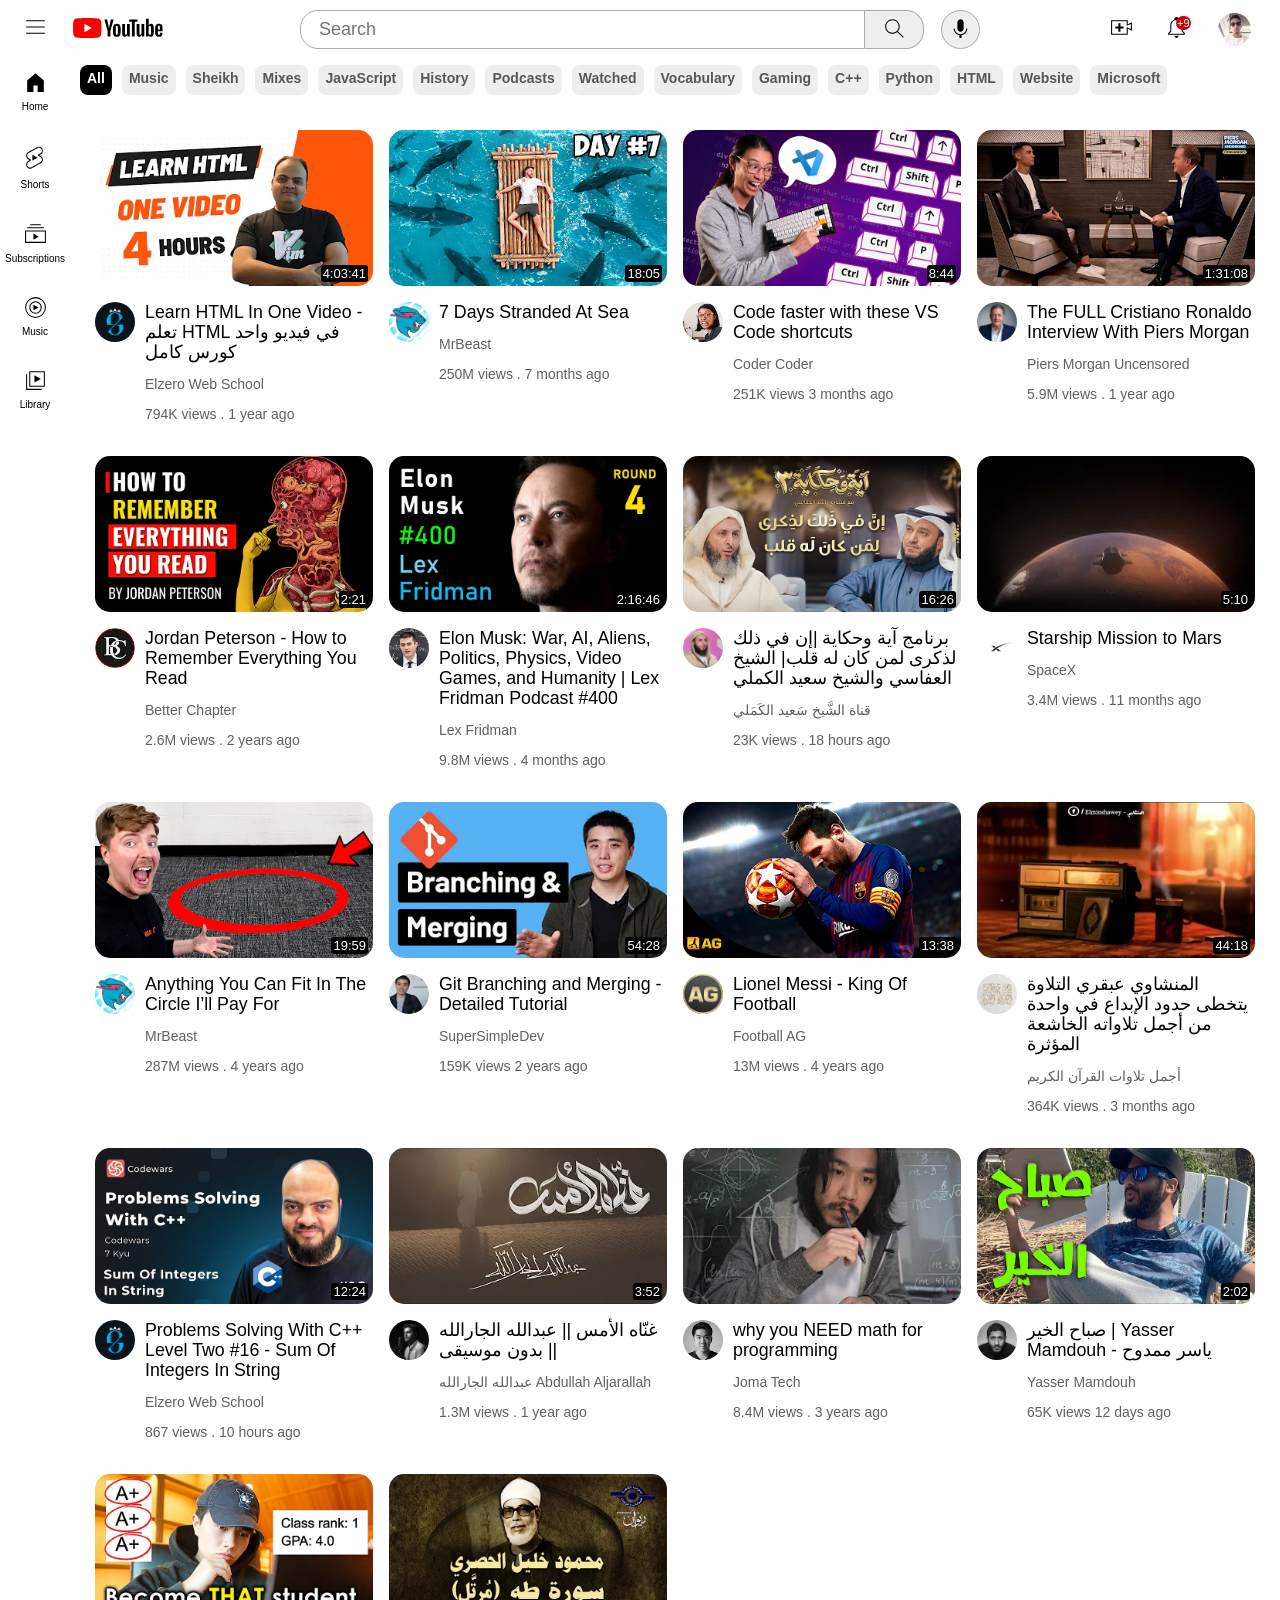
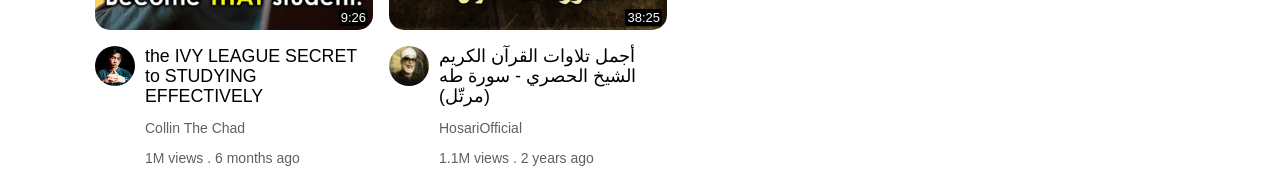
<file: index.html>
<!DOCTYPE html>
<html lang="en">
  <head>
    <meta charset="UTF-8" />
    <link rel="stylesheet" href="youtube.css" />
    <link rel="stylesheet" href="youtube.header.css" />
    <link rel="shortcut icon" href="images\youtube.png" />
    <link rel="stylesheet" href="side.css" />
    <title>Youtube</title>
  </head>

  <body>
    <div class="all-header">
      <div class="header">
        <div class="header-left">
          <img class="three-dash" src="images/three-dash.svg" />
          <img class="logo" src="images/youtube-logo.svg" />
        </div>

        <div class="header-center">
          <input class="search-bar" type="text" placeholder="Search" />
          <button class="button-search">
            <img class="search-icon" src="images/search.svg" />
          </button>
          <button class="button-voice">
            <img class="voice-search-icon" src="images/voice-search-icon.svg" />
          </button>
        </div>

        <div class="header-right">
          <img class="upload" src="images/upload.svg" />
          <div class="cont">
            <img class="notifications" src="images/notifications.svg" />
            <p class="conter">+9</p>
          </div>

          <img class="my-prof" src="images/my-prof.jpg" />
        </div>
      </div>
      <div class="header2">
        <div class="element-all">All</div>
        <div class="element">Music</div>
        <div class="element">Sheikh</div>
        <div class="element">Mixes</div>
        <div class="element">JavaScript</div>
        <div class="element">History</div>
        <div class="element">Podcasts</div>
        <div class="element">Watched</div>
        <div class="element">Vocabulary</div>
        <div class="element">Gaming</div>
        <div class="element">C++</div>
        <div class="element">Python</div>
        <div class="element">HTML</div>
        <div class="element">Website</div>
        <div class="element">Microsoft</div>
      </div>
    </div>
    <div class="side">
      <div class="side-bar">
        <img class="home-icon" src="images/home.svg" />
        <p class="home">Home</p>
        <img class="short-icon" src="images/shorts.png" />
        <p class="shorts">Shorts</p>
        <img class="subscriptions-icon" src="images/subscriptions.svg" />
        <p class="subscriptions">Subscriptions</p>
        <img class="music-icon" src="images/youtube-music.svg" />
        <p class="music">Music</p>
        <img class="library-icon" src="images/library.svg" />
        <p class="library">Library</p>
      </div>
    </div>

    <div class="conta">
      <!-------------------------------------------(1)------------------------------------------->

      <a
        href="https://youtu.be/qfPUMV9J5yw?si=h3jVs308Gj_Xr_jJ"
        class="video-link"
      >
        <div class="video">
          <div class="pic-timing">
            <img class="video-photo" src="images/zer2.webp" />
            <div class="video-time">4:03:41</div>
          </div>
          <div class="total-grid">
            <div class="div-of-prof">
              <img class="prof-pic" src="images/zer1.jpg" />
            </div>
            <div class="video-info">
              <p class="video-title">
                Learn HTML In One Video - تعلم HTML في فيديو واحد كورس كامل
              </p>
              <p class="video-author">Elzero Web School</p>
              <p class="video-state">794K views . 1 year ago</p>
            </div>
          </div>
        </div>
      </a>

      <!--------------------------------------------------(2)-------------------------------------->
      <a
        href="https://youtu.be/yhB3BgJyGl8?si=XQAN4Y_O1gF59KQc"
        class="video-link"
      >
        <div class="video">
          <div class="pic-timing">
            <img class="video-photo" src="images/bas3.webp" />
            <div class="video-time">18:05</div>
          </div>
          <div class="total-grid">
            <div class="div-of-prof">
              <img class="prof-pic" src="images/bas1.jpg" />
            </div>
            <div class="video-info">
              <p class="video-title">7 Days Stranded At Sea</p>
              <p class="video-author">MrBeast</p>
              <p class="video-state">250M views . 7 months ago</p>
            </div>
          </div>
        </div>
      </a>

      <!-----------------------------------------------------(3)----------------------------------->
      <a
        href="https://youtu.be/dLzMz2Jk_qU?si=3yEEVEAV2o49zh8x"
        class="video-link"
      >
        <div class="video">
          <div class="pic-timing">
            <img class="video-photo" src="images/ctr2.webp" />
            <div class="video-time">8:44</div>
          </div>
          <div class="total-grid">
            <div class="div-of-prof">
              <img class="prof-pic" src="images/ctr1.jpg" />
            </div>
            <div class="video-info">
              <p class="video-title">
                Code faster with these VS Code shortcuts
              </p>
              <p class="video-author">Coder Coder</p>
              <p class="video-state">251K views 3 months ago</p>
            </div>
          </div>
        </div>
      </a>

      <!---------------------------------------------(4)------------------------------------------->
      <a
        href="https://youtu.be/Jk9uJRMvBIA?si=NmXgiOXwRA8j5_R8"
        class="video-link"
      >
        <div class="video">
          <div class="pic-timing">
            <img class="video-photo" src="images/cr2.webp" />
            <div class="video-time">1:31:08</div>
          </div>
          <div class="total-grid">
            <div class="div-of-prof">
              <img class="prof-pic" src="images/cr71.jpg" />
            </div>
            <div class="video-info">
              <p class="video-title">
                The FULL Cristiano Ronaldo Interview With Piers Morgan
              </p>
              <p class="video-author">Piers Morgan Uncensored</p>
              <p class="video-state">5.9M views . 1 year ago</p>
            </div>
          </div>
        </div>
      </a>

      <!------------------------------------------------(5)---------------------------------------->
      <a
        href="https://youtu.be/ch55SHnLs_M?si=2CUjREG-UFHRcZ5l"
        class="video-link"
      >
        <div class="video">
          <div class="pic-timing">
            <img class="video-photo" src="images/how2.webp" />
            <div class="video-time">2:21</div>
          </div>
          <div class="total-grid">
            <div class="div-of-prof">
              <img class="prof-pic" src="images/how1.jpg" />
            </div>
            <div class="video-info">
              <p class="video-title">
                Jordan Peterson - How to Remember Everything You Read
              </p>
              <p class="video-author">Better Chapter</p>
              <p class="video-state">2.6M views . 2 years ago</p>
            </div>
          </div>
        </div>
      </a>

      <!--------------------------------------------------(6)-------------------------------------->
      <a
        href="https://youtu.be/JN3KPFbWCy8?si=tr0AxvQgOAJL2JOL"
        class="video-link"
      >
        <div class="video">
          <div class="pic-timing">
            <img class="video-photo" src="images/elon2.webp" />
            <div class="video-time">2:16:46</div>
          </div>
          <div class="total-grid">
            <div class="div-of-prof">
              <img class="prof-pic" src="images/elon1.jpg" />
            </div>
            <div class="video-info">
              <p class="video-title">
                Elon Musk: War, AI, Aliens, Politics, Physics, Video Games, and
                Humanity | Lex Fridman Podcast #400
              </p>
              <p class="video-author">Lex Fridman</p>
              <p class="video-state">9.8M views . 4 months ago</p>
            </div>
          </div>
        </div>
      </a>

      <!--------------------------------------------------(7)-------------------------------------->
      <a
        href="https://youtu.be/OszEl27GyVc?si=hm83Fo56kFp8eG24"
        class="video-link"
      >
        <div class="video">
          <div class="pic-timing">
            <img class="video-photo" src="images/sa3.webp" />
            <div class="video-time">16:26</div>
          </div>
          <div class="total-grid">
            <div class="div-of-prof">
              <img class="prof-pic" src="images/sa1.jpg" />
            </div>
            <div class="video-info">
              <p class="video-title">
                برنامج آية وحكاية |إن في ذلك لذكرى لمن كان له قلب| الشيخ العفاسي
                والشيخ سعيد الكملي
              </p>
              <p class="video-author">قناة الشَّيخ سَعيد الكَمَلي</p>
              <p class="video-state">23K views . 18 hours ago</p>
            </div>
          </div>
        </div>
      </a>

      <!---------------------------------------------------(8)------------------------------------->
      <a
        href="https://youtu.be/921VbEMAwwY?si=iAJHPwbGf79b_9Xs"
        class="video-link"
      >
        <div class="video">
          <div class="pic-timing">
            <img class="video-photo" src="images/space2.webp" />
            <div class="video-time">5:10</div>
          </div>
          <div class="total-grid">
            <div class="div-of-prof">
              <img class="prof-pic" src="images/space1.jpg" />
            </div>
            <div class="video-info">
              <p class="video-title">Starship Mission to Mars</p>
              <p class="video-author">SpaceX</p>
              <p class="video-state">3.4M views . 11 months ago</p>
            </div>
          </div>
        </div>
      </a>

      <!----------------------------------------------------(9)------------------------------------>
      <a
        href="https://youtu.be/yXWw0_UfSFg?si=9LafpMKNdcEGMSGd"
        class="video-link"
      >
        <div class="video">
          <div class="pic-timing">
            <img class="video-photo" src="images/bas2.webp" />
            <div class="video-time">19:59</div>
          </div>
          <div class="total-grid">
            <div class="div-of-prof">
              <img class="prof-pic" src="images/bas1.jpg" />
            </div>
            <div class="video-info">
              <p class="video-title">
                Anything You Can Fit In The Circle I’ll Pay For
              </p>
              <p class="video-author">MrBeast</p>
              <p class="video-state">287M views . 4 years ago</p>
            </div>
          </div>
        </div>
      </a>

      <!-------------------------------------------------(10)--------------------------------------->
      <a
        href="https://youtu.be/Q1kHG842HoI?si=pRgu_DtkHTkSNg_N"
        class="video-link"
      >
        <div class="video">
          <div class="pic-timing">
            <img class="video-photo" src="images/con2.webp" />
            <div class="video-time">54:28</div>
          </div>
          <div class="total-grid">
            <div class="div-of-prof">
              <img class="prof-pic" src="images/con1.jpg" />
            </div>
            <div class="video-info">
              <p class="video-title">
                Git Branching and Merging - Detailed Tutorial
              </p>
              <p class="video-author">SuperSimpleDev</p>
              <p class="video-state">159K views 2 years ago</p>
            </div>
          </div>
        </div>
      </a>

      <!----------------------------------------------------(11)------------------------------------>
      <a
        href="https://youtu.be/p693u53Q10U?si=LBNqjIos-0yWkKpZ"
        class="video-link"
      >
        <div class="video">
          <div class="pic-timing">
            <img class="video-photo" src="images/mis2.webp" />
            <div class="video-time">13:38</div>
          </div>
          <div class="total-grid">
            <div class="div-of-prof">
              <img class="prof-pic" src="images/mis1.jpg" />
            </div>
            <div class="video-info">
              <p class="video-title">Lionel Messi - King Of Football</p>
              <p class="video-author">Football AG</p>
              <p class="video-state">13M views . 4 years ago</p>
            </div>
          </div>
        </div>
      </a>

      <!-------------------------------------------------------(12)--------------------------------->
      <a
        href="https://youtu.be/VYqxXu3hoAE?si=kFGr1McS8ERaSExO"
        class="video-link"
      >
        <div class="video">
          <div class="pic-timing">
            <img class="video-photo" src="images/mnsh2.webp" />
            <div class="video-time">44:18</div>
          </div>
          <div class="total-grid">
            <div class="div-of-prof">
              <img class="prof-pic" src="images/mnsh1.jpg" />
            </div>
            <div class="video-info">
              <p class="video-title">
                المنشاوي عبقري التلاوة يتخطى حدود الإبداع في واحدة من أجمل
                تلاواته الخاشعة المؤثرة
              </p>
              <p class="video-author">أجمل تلاوات القرآن الكريم</p>
              <p class="video-state">364K views . 3 months ago</p>
            </div>
          </div>
        </div>
      </a>

      <!-------------------------------------------------------(13)--------------------------------->
      <a
        href="https://youtu.be/MFBEStsaz8U?si=KrWClUnNgEIQZGwW"
        class="video-link"
      >
        <div class="video">
          <div class="pic-timing">
            <img class="video-photo" src="images/elzero3.webp" />
            <div class="video-time">12:24</div>
          </div>
          <div class="total-grid">
            <div class="div-of-prof">
              <img class="prof-pic" src="images/zer1.jpg" />
            </div>
            <div class="video-info">
              <p class="video-title">
                Problems Solving With C++ Level Two #16 - Sum Of Integers In
                String
              </p>
              <p class="video-author">Elzero Web School</p>
              <p class="video-state">867 views . 10 hours ago</p>
            </div>
          </div>
        </div>
      </a>

      <!-------------------------------------------------------(14)--------------------------------->
      <a
        href="https://youtu.be/_8u5VfW3pXw?si=IrySlAaFIwZOxGZl"
        class="video-link"
      >
        <div class="video">
          <div class="pic-timing">
            <img class="video-photo" src="images/gar3.webp" />
            <div class="video-time">3:52</div>
          </div>
          <div class="total-grid">
            <div class="div-of-prof">
              <img class="prof-pic" src="images/gar1.jpg" />
            </div>
            <div class="video-info">
              <p class="video-title">
                غنّاه الأمس || عبدالله الجارالله || بدون موسيقى
              </p>
              <p class="video-author">عبدالله الجارالله Abdullah Aljarallah</p>
              <p class="video-state">1.3M views . 1 year ago</p>
            </div>
          </div>
        </div>
      </a>

      <!--------------------------------------------------(15)-------------------------------------->
      <a
        href="https://youtu.be/sW9npZVpiMI?si=GSrEEkMuCsiU9ajU"
        class="video-link"
      >
        <div class="video">
          <div class="pic-timing">
            <img class="video-photo" src="images/alg2.webp" />
            <div class="video-time"></div>
          </div>
          <div class="total-grid">
            <div class="div-of-prof">
              <img class="prof-pic" src="images/alg1.webp" />
            </div>
            <div class="video-info">
              <p class="video-title">why you NEED math for programming</p>
              <p class="video-author">Joma Tech</p>
              <p class="video-state">8.4M views . 3 years ago</p>
            </div>
          </div>
        </div>
      </a>

      <!----------------------------------------------------(16)------------------------------------>
      <a
        href="https://youtu.be/x-jY3604jp8?si=a8ROIATAmPtDNPGb"
        class="video-link"
      >
        <div class="video">
          <div class="pic-timing">
            <img class="video-photo" src="images/yas2.webp" />
            <div class="video-time">2:02</div>
          </div>
          <div class="total-grid">
            <div class="div-of-prof">
              <img class="prof-pic" src="images/yas1.jpg" />
            </div>
            <div class="video-info">
              <p class="video-title">
                صباح الخير | Yasser Mamdouh - ياسر ممدوح
              </p>
              <p class="video-author">Yasser Mamdouh</p>
              <p class="video-state">65K views 12 days ago</p>
            </div>
          </div>
        </div>
      </a>

      <!----------------------------------------------------(17)------------------------------------>
      <a
        href="https://youtu.be/L6siRrDPSk4?si=kaxBCOST6ZMocrH-"
        class="video-link"
      >
        <div class="video">
          <div class="pic-timing">
            <img class="video-photo" src="images/non2.webp" />
            <div class="video-time">9:26</div>
          </div>
          <div class="total-grid">
            <div class="div-of-prof">
              <img class="prof-pic" src="images/non1.jpg" />
            </div>
            <div class="video-info">
              <p class="video-title">
                the IVY LEAGUE SECRET to STUDYING EFFECTIVELY
              </p>
              <p class="video-author">Collin The Chad</p>
              <p class="video-state">1M views . 6 months ago</p>
            </div>
          </div>
        </div>
      </a>

      <!----------------------------------------------------(18)------------------------------------>
      <a
        href="https://youtu.be/zp8GQ4ZtTts?si=V5dq265euiJFZgOs"
        class="video-link"
      >
        <div class="video">
          <div class="pic-timing">
            <img class="video-photo" src="images/hos2.webp" />
            <div class="video-time">38:25</div>
          </div>
          <div class="total-grid">
            <div class="div-of-prof">
              <img class="prof-pic" src="images/hos1.jpg" />
            </div>
            <div class="video-info">
              <p class="video-title">
                أجمل تلاوات القرآن الكريم الشيخ الحصري - سورة طه (مرتّل)
              </p>
              <p class="video-author">HosariOfficial</p>
              <p class="video-state">1.1M views . 2 years ago</p>
            </div>
          </div>
        </div>
      </a>
    </div>
  </body>
</html>
</file>
<file: youtube.css>
body {
  font-family: "Roboto", sans-serif;
  margin: 0;
  margin-right: 25px;
}

a {
  text-decoration: none;
  color: black;
}
.conta {
  display: grid;
  grid-template-columns: 1fr 1fr 1fr;
  column-gap: 16px;
  row-gap: 20px;
  margin-left: 95px;
  margin-top: 130px;
}

@media (max-width: 600px) {
  .conta {
    grid-template-columns: 1fr;
  }
}
@media (max-width: 999px) and (min-width: 600px) {
  .conta {
    grid-template-columns: 1fr 1fr;
  }
}
@media (min-width: 1000px) {
  .conta {
    grid-template-columns: 1fr 1fr 1fr 1fr;
  }
}

.video {
  display: inline-block;
  vertical-align: top;
  position: relative;
  z-index: -1;
}

.video-photo {
  margin-bottom: 12px;
  width: 100%;
  border-radius: 15px;
}

.total-grid {
  display: grid;
  grid-template-columns: 50px 1fr;
}

.prof-pic {
  width: 40px;
  border-radius: 25px;
}

.video-title {
  margin-top: 0px;
  font-size: 17.8px;
  font-weight: 500;
  line-height: 20px;
  margin-bottom: 12px;
  width: 100%;
}

.video-author {
  font-size: 14px;
  color: rgb(96, 96, 96);
  margin-bottom: 4px;
}

.video-state {
  font-size: 14px;
  color: rgb(96, 96, 96);
}

.video-time {
  position: absolute;
  bottom: 134px;
  right: 5px;
  background-color: black;
  color: white;
  font-size: 13px;
  border-radius: 3px;
  padding: 1px;
  padding-right: 2px;
  padding-left: 2px;
}

.pic-timing {
  position: relative;
}
.video-time {
  position: absolute;
  bottom: 20px;
  right: 5px;
  background-color: black;
  color: white;
  font-size: 13px;
  border-radius: 3px;
  padding: 1px;
  padding-right: 2px;
  padding-left: 2px;
}
</file>
<file: youtube.header.css>
.all-header{
  position: fixed;
  top: 0px;
  background-color: white;
  padding-bottom: 15px;
  width: 100%;
}

.header{
display:flex;
flex-direction:row;
justify-content:space-between;
height:55px;
margin-bottom:10px;
vertical-align: top;
}

.header-left{
  display:flex;
  align-items:center;
  width: 150px;
  margin-right:150px;
}
.three-dash{
  height: 25px;
  margin-right :25px;
  margin-left:23px;
}
.logo{
  height:20px;
}



.header-center{
  display:flex;
  flex: 1;

}
.search-bar{
height:35px;
width:100%;
font-size: 18px;
max-width: 650px;
min-width: 100px;
border-top-left-radius:18px;
border-bottom-left-radius:18px;
border: rgb(170,170,170) solid 1px;
margin-top:10px;
padding-left: 18px;
}

.button-search{
  height:39px;
  border-top-right-radius:18px;
  border-bottom-right-radius:18px;
  border: rgb(170,170,170) solid 1px;
  margin-top:10px;
  border-left: none;
  margin-right: 17px;
  width: 70px;
}
.button-voice{
  height:39px;
  border-radius: 40px;
  border: rgb(170,170,170) solid 1px;
  margin-top:10px;
}

.search-icon{
  height:25px;
}
.voice-search-icon{
  height:25px;
}


.header-right{
  display:flex;
  width:200px;
  justify-content: space-evenly;
  margin-left:100px;
  margin-top:10px;
}


.my-prof{
  border-radius:25px;
  height: 33px;
  margin-top: 3px;
}
.notifications{
  height: 25px;
  margin-top: 5px;
}
.cont{
  position: relative;
}
.conter{
  position: absolute;
  top: -5px;
  right:-2px;
  font-size: 11px;
  background-color: rgb(197, 5, 5);
  color: white;
  border-radius: 10px;
  padding:1px
}


.upload{
  height: 25px;
  margin-top: 5px;
}



.header2{
  display: flex;
  flex-direction:flex-row;
  height: 30px;
  margin-left: 80px;
  
}

.element{
  font-size: 14px;
  font-weight: 550;
  color: rgb(88, 87, 87);
  padding: 7px;
  padding-top:5px;
  padding-bottom:5px;
  background:#eee;
  border-radius:8px;
  margin-right:10px;
  
}
.element-all{
    background-color: rgb(0, 0, 0);
    color: rgb(255, 255, 255);
    font-size: 14px;
    font-weight: 550;
    padding: 7px;
    padding-top:5px;
    padding-bottom:5px;
    border-radius:8px;
    margin-right:10px;
    
}
</file>
<file: side.css>
.side {
  position: fixed;
  top: 70px;
  left: 0px;
  height: 700px;
  width: 70px;
  background-color: rgb(255, 255, 255);
}

.side-bar {
  display: flex;
  top: 70px;
  left: 0px;
  height: 350px;
  width: 70px;
  background-color: rgb(255, 255, 255);
  display: flex;
  flex-direction: column;
  justify-content: space-between;
  align-content: center;
  align-items: center;
}

.home-icon,
.library-icon,
.subscriptions-icon,
.music-icon
{
  width:25px;
  display: block;
}
.short-icon{
  width:30px;  
  height:30px;
  display: block;
}

.home,
.shorts,
.subscriptions,
.music,
.library{
  font-size: 10px;
  margin-top: -15px;
}
</file>
